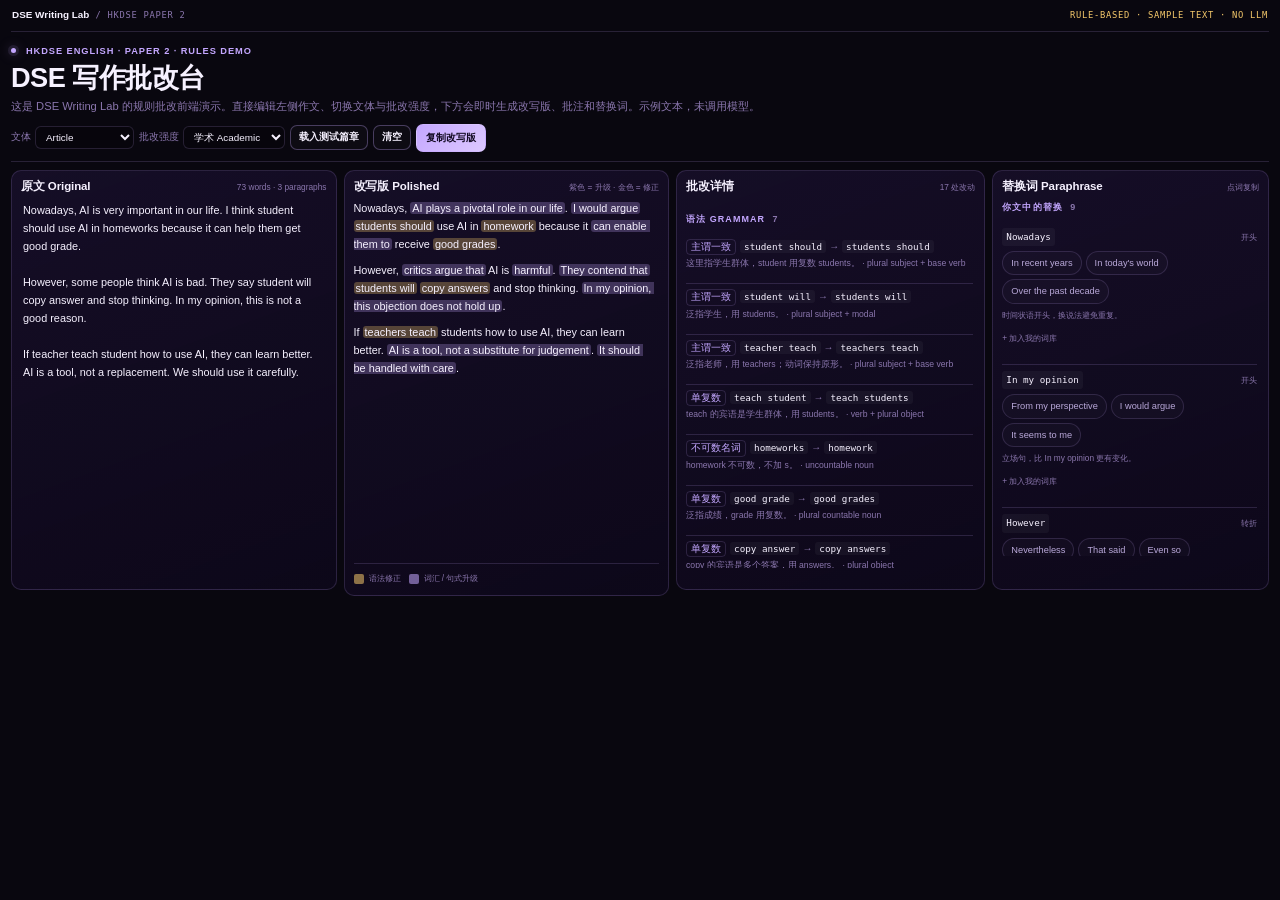
<file: demo/writing-lab/marking.html>
<!DOCTYPE html>
<html lang="zh-CN">
<head>
<meta charset="utf-8">
<meta name="viewport" content="width=device-width, initial-scale=1">
<title>DSE 写作批改台 · 交互演示 | DSE Writing Lab</title>
<meta name="description" content="DSE Writing Lab 规则批改前端演示：编辑作文、切换文体与批改强度，即时查看改写、批注和替换词。示例文本，未调用模型。">
<link rel="stylesheet" href="./assets/styles.css">
<link rel="stylesheet" href="./assets/marking.css">
<link rel="stylesheet" href="./assets/embed.css">
</head>
<body class="embed">
<main class="wrap marking-wrap">
  <div class="embed-banner">
    <span><b>DSE Writing Lab</b> / HKDSE PAPER 2</span>
    <span>RULE-BASED · SAMPLE TEXT · NO LLM</span>
  </div>
  <p class="embed-hint">← 横向滑动查看 原文 / 改写 / 批改 / 替换词 →</p>

  <section class="mark-hero">
    <div class="eyebrow"><i></i>HKDSE English · Paper 2 · Rules Demo</div>
    <h1>DSE 写作批改台</h1>
    <p>这是 DSE Writing Lab 的规则批改前端演示。直接编辑左侧作文、切换文体与批改强度，下方会即时生成改写版、批注和替换词。示例文本，未调用模型。</p>
    <div class="mark-actions">
      <label class="style-pick">文体
        <select id="genre">
          <option value="article" selected>Article</option>
          <option value="letter">Letter to Editor</option>
          <option value="proposal">Proposal</option>
          <option value="report">Report</option>
          <option value="speech">Speech</option>
          <option value="blog">Blog</option>
          <option value="email">Email</option>
        </select>
      </label>
      <label class="style-pick">批改强度
        <select id="style">
          <option value="clear">基础 Clear</option>
          <option value="academic" selected>学术 Academic</option>
          <option value="rhetorical">修辞 Rhetorical</option>
        </select>
      </label>
      <button class="btn small" id="loadSample">载入测试篇章</button>
      <button class="btn small" id="clearAll">清空</button>
      <button class="btn primary" id="copyPolished">复制改写版</button>
      <span class="meta" id="status"></span>
    </div>
  </section>

  <section class="mark-grid">
    <article class="pane">
      <div class="pane-head"><h2>原文 Original</h2><span class="meta" id="sourceMeta">0 words</span></div>
      <textarea id="source" spellcheck="false" placeholder="把学生 DSE Paper 2 作文贴在这里…"></textarea>
    </article>

    <article class="pane">
      <div class="pane-head"><h2>改写版 Polished</h2><span class="meta">紫色 = 升级 · 金色 = 修正</span></div>
      <div class="polished" id="polished" aria-live="polite"></div>
      <div class="legend">
        <span><i class="sw fix"></i>语法修正</span>
        <span><i class="sw up"></i>词汇 / 句式升级</span>
      </div>
    </article>

    <aside class="pane feedback-pane">
      <div class="pane-head"><h2>批改详情</h2><span class="meta" id="changeCount">0 处</span></div>
      <div class="feedback" id="feedback"></div>
    </aside>

    <aside class="pane paraphrase-pane">
      <div class="pane-head"><h2>替换词 Paraphrase</h2><span class="meta">点词复制</span></div>
      <div class="para-list" id="paraphrase"></div>
    </aside>
  </section>

  <section class="sample-box" aria-hidden="true">
    <details>
      <summary>测试篇章</summary>
      <pre id="sampleText"></pre>
      <button class="btn small" id="copySample">复制测试篇章</button>
    </details>
  </section>
</main>

<script src="./assets/marking-data.js"></script>
<script src="./assets/marking.js"></script>
</body>
</html>
</file>
<file: demo/writing-lab/assets/styles.css>
:root{
  color-scheme:dark;
  --bg:#0b0616;
  --bg2:#07030f;
  --surface:rgba(26,16,48,.72);
  --surface-solid:#1a1030;
  --line:rgba(196,167,255,.16);
  --line2:rgba(196,167,255,.32);
  --ink:#f6f1ff;
  --muted:#b9a8d9;
  --subtle:#8a76ad;
  --cyan:#c4a7ff;
  --violet:#e0c3ff;
  --gold:#f5c96b;
  --green:#7ee2b8;
  --red:#f29b8f;
  --radius:20px;
  --max:1160px;
  --shadow:0 24px 70px rgba(0,0,0,.34);
  --sans:Inter,ui-sans-serif,-apple-system,BlinkMacSystemFont,"Segoe UI","PingFang SC","Hiragino Sans GB","Microsoft YaHei",sans-serif;
}
*{box-sizing:border-box}
html{scroll-behavior:smooth}
body{margin:0;min-width:320px;overflow-x:hidden;background:var(--bg);color:var(--ink);font-family:var(--sans);font-size:16px;line-height:1.75;-webkit-font-smoothing:antialiased}
body::before,body::after{content:"";position:fixed;z-index:-1;border-radius:50%;pointer-events:none}
body::before{top:40px;left:-260px;width:680px;height:680px;background:radial-gradient(circle,rgba(140,90,220,.18),transparent 67%)}
body::after{top:620px;right:-320px;width:760px;height:760px;background:radial-gradient(circle,rgba(180,120,255,.14),transparent 67%)}
a{color:inherit;text-decoration:none}
.wrap{width:min(calc(100% - 48px),var(--max));margin:0 auto}
:focus-visible{outline:2px solid var(--cyan);outline-offset:3px;border-radius:6px}

/* header */
header{position:sticky;top:0;z-index:30;background:rgba(11,6,22,.74);border-bottom:1px solid transparent;backdrop-filter:blur(18px)}
.nav{display:flex;align-items:center;justify-content:space-between;gap:18px;min-height:76px}
.brand{display:flex;align-items:center;gap:11px;font-weight:800;letter-spacing:-.02em;white-space:nowrap}
.brand-mark{display:grid;place-items:center;width:36px;height:36px;border-radius:12px;background:linear-gradient(135deg,rgba(196,167,255,.24),rgba(224,195,255,.24));border:1px solid var(--line2);color:var(--cyan);font-size:.9rem;box-shadow:0 0 0 5px rgba(196,167,255,.06)}
.brand small{display:block;color:var(--subtle);font-size:.6rem;letter-spacing:.2em;font-weight:600;margin-top:1px}
.nav-links{display:flex;align-items:center;gap:20px;color:var(--muted);font-size:.88rem}
.nav-links a{transition:color .2s}
.nav-links a:hover,.nav-links a.active{color:var(--cyan)}

/* hero */
.hero{padding:66px 0 58px}
.hero-grid{display:grid;grid-template-columns:minmax(0,1.05fr) minmax(340px,.95fr);gap:48px;align-items:center}
.eyebrow{display:flex;align-items:center;gap:10px;margin:0 0 16px;color:var(--cyan);font-size:.72rem;font-weight:750;letter-spacing:.18em;text-transform:uppercase}
.eyebrow i{width:7px;height:7px;border-radius:50%;background:var(--cyan);box-shadow:0 0 0 5px rgba(196,167,255,.12),0 0 20px rgba(196,167,255,.7)}
h1{margin:0;font-size:clamp(2.3rem,4.6vw,3.4rem);line-height:1.12;letter-spacing:-.035em;font-weight:850}
h1 em{font-style:normal;display:block;background:linear-gradient(100deg,#f6f1ff 8%,var(--cyan) 52%,var(--violet) 92%);-webkit-background-clip:text;background-clip:text;color:transparent}
.hero p{margin:20px 0 0;max-width:38em;color:var(--muted);font-size:1rem}
.dims{display:flex;gap:8px;flex-wrap:wrap;margin-top:22px}
.dim-chip{padding:5px 11px;border:1px solid var(--line);border-radius:999px;color:var(--muted);font-size:.76rem;background:rgba(255,255,255,.02)}
.dim-chip b{color:var(--ink);font-weight:650}
.dim-chip small{color:var(--subtle);margin-left:6px}

.hero-visual{position:relative;padding:22px;border:1px solid var(--line);border-radius:24px;background:linear-gradient(160deg,rgba(36,22,64,.72),rgba(14,8,28,.86));box-shadow:var(--shadow);overflow:hidden}
.hero-visual::before{content:"";position:absolute;inset:0;background:radial-gradient(420px 200px at 82% 0%,rgba(196,167,255,.16),transparent 70%);pointer-events:none}
.hv-head{display:flex;justify-content:space-between;align-items:center;gap:10px;position:relative}
.hv-head span{font-size:.66rem;letter-spacing:.16em;text-transform:uppercase;color:var(--subtle);font-weight:700}
.hv-head b{font-size:.72rem;color:var(--cyan);font-weight:650}
.hv-row{display:grid;grid-template-columns:92px 1fr 42px;gap:10px;align-items:center;position:relative;margin-top:16px}
.hv-row span{font-size:.78rem;color:var(--muted)}
.hv-row b{font-size:.78rem;color:var(--ink);text-align:right;font-weight:650}
.hv-bar{height:7px;border-radius:99px;background:rgba(255,255,255,.06);overflow:hidden}
.hv-bar i{display:block;height:100%;border-radius:99px;background:linear-gradient(90deg,var(--cyan),var(--violet))}
.hv-row[data-dim="language"] .hv-bar i{background:linear-gradient(90deg,var(--green),#b6f4dc)}
.hv-row[data-dim="content"] .hv-bar i{background:linear-gradient(90deg,var(--gold),#ffe4a3)}
.hv-note{margin:16px 0 0;padding-top:12px;border-top:1px solid var(--line);color:var(--subtle);font-size:.72rem;position:relative}

/* sections */
section.block{padding:68px 0;border-top:1px solid var(--line);scroll-margin-top:86px}
.section-head{display:flex;align-items:flex-end;justify-content:space-between;gap:20px;margin-bottom:26px;flex-wrap:wrap}
.label{display:flex;align-items:center;gap:14px;margin:0 0 10px;color:var(--cyan);font-size:.7rem;font-weight:750;letter-spacing:.18em;text-transform:uppercase}
.label::after{content:"";width:64px;height:1px;background:linear-gradient(90deg,var(--line),transparent)}
h2{margin:0;font-size:clamp(1.6rem,3vw,2.3rem);line-height:1.2;letter-spacing:-.03em;font-weight:820}
.section-head p{margin:0;max-width:38em;color:var(--muted);font-size:.86rem}

/* diagnose */
.editor-card{padding:18px;border:1px solid var(--line);border-radius:var(--radius);background:linear-gradient(160deg,rgba(28,17,50,.78),rgba(13,8,26,.9))}
textarea{width:100%;min-height:220px;border:0;background:transparent;color:var(--ink);font-family:var(--sans);font-size:.95rem;line-height:1.9;resize:vertical;outline:none}
textarea::placeholder{color:var(--subtle)}
.editor-foot{display:flex;justify-content:space-between;gap:12px;flex-wrap:wrap;align-items:center;border-top:1px solid var(--line);padding-top:14px;margin-top:8px}
.meta{color:var(--subtle);font-size:.74rem}
.btns{display:flex;gap:8px;flex-wrap:wrap}
button{font-family:inherit;cursor:pointer}
.btn{border:1px solid var(--line2);background:rgba(255,255,255,.02);color:var(--ink);border-radius:12px;padding:9px 16px;font-size:.86rem;font-weight:650;transition:border-color .2s,background .2s,transform .2s}
.btn:hover{transform:translateY(-1px);border-color:var(--cyan)}
.btn.primary{background:linear-gradient(135deg,var(--cyan),#dcc8ff);border-color:transparent;color:#120a22}
.btn.primary:hover{box-shadow:0 8px 26px rgba(196,167,255,.24)}
.btn.small{padding:6px 11px;font-size:.76rem}

.results{margin-top:26px;display:none;scroll-margin-top:86px}
.results.show{display:block}
.score-grid{display:grid;grid-template-columns:repeat(3,1fr);gap:14px;align-items:start}
.score-card{padding:18px;border:1px solid var(--line);border-radius:16px;background:rgba(255,255,255,.025)}
.score-top{display:flex;align-items:baseline;justify-content:space-between;gap:10px}
.score-top h3{margin:0;font-size:1rem;font-weight:750}
.score{font-size:2.2rem;line-height:1;font-weight:800;letter-spacing:-.03em}
.score small{font-size:.72rem;color:var(--subtle);font-weight:500}
.bar{height:6px;background:rgba(255,255,255,.06);border-radius:99px;overflow:hidden;margin:12px 0 6px}
.bar i{display:block;height:100%;border-radius:99px;background:linear-gradient(90deg,var(--cyan),var(--violet))}
.score-card[data-dim="language"] .bar i{background:linear-gradient(90deg,var(--green),#b6f4dc)}
.score-card[data-dim="content"] .bar i{background:linear-gradient(90deg,var(--gold),#ffe4a3)}
.band{font-size:.7rem;color:var(--subtle)}
.issue{margin:12px 0 0;padding:11px 0 0;border-top:1px dashed var(--line);font-size:.78rem;color:var(--muted)}
.issue b{display:block;color:var(--ink);font-weight:650;margin-bottom:2px}
.issue q{color:var(--ink);quotes:"「" "」"}

.priority{margin-top:14px;padding:16px 18px;border:1px solid rgba(245,201,107,.28);border-radius:14px;background:rgba(245,201,107,.06)}
.priority h3{margin:0 0 8px;font-size:.68rem;letter-spacing:.12em;text-transform:uppercase;color:var(--gold);font-weight:750}
.priority ol{margin:0;padding-left:20px;font-size:.84rem;color:var(--muted)}
.priority li{margin:5px 0}
.priority b{color:var(--ink)}

.rewrite{margin-top:14px;padding:16px 18px;border:1px solid var(--line);border-radius:14px;background:rgba(255,255,255,.02)}
.rewrite h3{margin:0 0 4px;font-size:.68rem;letter-spacing:.12em;text-transform:uppercase;color:var(--cyan);font-weight:750}
.rewrite p{margin:0 0 10px;color:var(--subtle);font-size:.76rem}
.rewrite textarea{min-height:150px;padding:12px;border:1px solid var(--line);border-radius:10px;background:rgba(0,0,0,.18)}
.rewrite-foot{display:flex;justify-content:space-between;align-items:center;gap:10px;margin-top:10px;flex-wrap:wrap}
.compare{margin-top:10px;font-size:.8rem;color:var(--muted);display:none}
.compare.show{display:block}
.compare b{color:var(--ink)}
.delta.up{color:var(--green)}
.delta.down{color:var(--red)}

.marked{margin-top:16px;padding:18px;border:1px solid var(--line);border-radius:14px;background:rgba(255,255,255,.02)}
.marked h3{margin:0 0 8px;font-size:.68rem;letter-spacing:.12em;text-transform:uppercase;color:var(--subtle);font-weight:750}
.marked p{margin:0 0 12px;font-size:.9rem;line-height:1.95}
mark{border-radius:3px;padding:0 2px;background:transparent;color:inherit}
mark.vague{background:rgba(245,201,107,.28)}
mark.long{background:rgba(196,167,255,.22)}
mark.link{background:rgba(126,226,184,.18);color:#c8ffe9}
.legend{display:flex;gap:14px;flex-wrap:wrap;font-size:.68rem;color:var(--subtle);margin-top:8px}
.legend i{display:inline-block;width:10px;height:10px;border-radius:2px;margin-right:5px;vertical-align:middle}

/* learn */
.learn-tabs,.drill-tabs,.bank-tabs{display:flex;gap:6px;flex-wrap:wrap;margin-bottom:20px}
.tab{border:1px solid var(--line);background:rgba(255,255,255,.02);color:var(--muted);border-radius:999px;padding:6px 12px;font-size:.78rem;transition:border-color .2s,color .2s,background .2s}
.tab:hover{border-color:var(--line2);color:var(--ink)}
.tab.active{background:rgba(196,167,255,.14);border-color:var(--line2);color:var(--cyan)}
.learn-grid{display:grid;grid-template-columns:repeat(3,1fr);gap:14px}
.learn-card{padding:18px;border:1px solid var(--line);border-radius:16px;background:rgba(255,255,255,.025)}
.learn-card h3{margin:0 0 6px;font-size:1rem;font-weight:750}
.learn-card p{margin:0;color:var(--muted);font-size:.8rem}
.ba{margin-top:12px;border-top:1px dashed var(--line);padding-top:10px;font-size:.76rem}
.ba div{margin:5px 0}
.ba span{display:inline-block;min-width:48px;font-size:.62rem;letter-spacing:.08em;text-transform:uppercase;color:var(--subtle)}
.ba .before{color:#e6b8a8}
.ba .after{color:var(--green)}

/* bank */
.bank-grid{display:grid;grid-template-columns:1fr 1fr;gap:14px}
.bank-card{padding:18px;border:1px solid var(--line);border-radius:16px;background:linear-gradient(160deg,rgba(32,20,58,.55),rgba(14,8,28,.7))}
.bank-card h3{margin:0;font-size:.98rem;font-weight:750}
.bank-card .note{margin:4px 0 10px;color:var(--subtle);font-size:.74rem}
.bank-row{display:grid;grid-template-columns:minmax(96px,.42fr) 1fr;gap:10px;padding:7px 0;border-top:1px solid var(--line);font-size:.78rem}
.bank-row b{color:var(--ink);font-weight:650}
.bank-row span{color:var(--muted)}
.bank-row em{font-style:normal;color:var(--cyan)}

/* practice */
.drill{padding:20px;border:1px solid var(--line);border-radius:16px;background:linear-gradient(160deg,rgba(28,17,50,.78),rgba(13,8,26,.9))}
.drill h3{margin:0 0 4px;font-size:1.05rem;font-weight:750}
.drill .hint{margin:0 0 14px;color:var(--subtle);font-size:.74rem}
.order{display:grid;gap:8px;margin:14px 0}
.order button{text-align:left;background:rgba(255,255,255,.025);border:1px solid var(--line);border-radius:10px;padding:10px 12px;font-size:.82rem;line-height:1.6;color:var(--ink)}
.order button:hover{border-color:var(--line2)}
.order button.picked{background:rgba(196,167,255,.12);border-color:var(--line2);color:var(--subtle)}
.chosen{min-height:44px;border:1px dashed var(--line);border-radius:10px;padding:8px 10px;font-size:.76rem;color:var(--muted);margin:10px 0}
.opt{display:block;width:100%;text-align:left;background:rgba(255,255,255,.025);border:1px solid var(--line);border-radius:10px;padding:10px 12px;margin:7px 0;font-size:.82rem;line-height:1.6;color:var(--ink)}
.opt:hover{border-color:var(--line2)}
.opt.correct{border-color:rgba(126,226,184,.55);background:rgba(126,226,184,.1)}
.opt.wrong{border-color:rgba(242,155,143,.55);background:rgba(242,155,143,.1)}
.feedback{margin-top:12px;font-size:.78rem;color:var(--muted);display:none}
.feedback.show{display:block}
.feedback b{color:var(--ink)}
.drill-foot{display:flex;justify-content:space-between;align-items:center;gap:10px;margin-top:14px;flex-wrap:wrap}

/* progress */
.progress-card{padding:20px;border:1px solid var(--line);border-radius:16px;background:rgba(255,255,255,.025)}
.progress-card h3{margin:0 0 4px;font-size:1rem}
.progress-card p{margin:0 0 16px;color:var(--subtle);font-size:.76rem}
.history{display:grid;gap:10px}
.hrow{display:grid;grid-template-columns:72px 1fr 1fr 1fr;gap:10px;align-items:center;font-size:.7rem;color:var(--subtle)}
.hbar{height:6px;background:rgba(255,255,255,.06);border-radius:99px;overflow:hidden}
.hbar i{display:block;height:100%;border-radius:99px}
.hbar.o i{background:linear-gradient(90deg,var(--cyan),var(--violet))}
.hbar.l i{background:linear-gradient(90deg,var(--green),#b6f4dc)}
.hbar.c i{background:linear-gradient(90deg,var(--gold),#ffe4a3)}
.empty{color:var(--subtle);font-size:.8rem;padding:10px 0}

footer{padding:30px 0 44px;border-top:1px solid var(--line);color:var(--subtle);font-size:.72rem;display:flex;justify-content:space-between;gap:14px;flex-wrap:wrap}

@media (max-width:900px){
  .hero-grid{grid-template-columns:1fr;gap:30px}
  .score-grid,.learn-grid{grid-template-columns:1fr}
  .bank-grid{grid-template-columns:1fr}
  .hero{padding:44px 0 40px}
  section.block{padding:48px 0}
}
@media (max-width:560px){
  .wrap{width:calc(100% - 32px)}
  h1{font-size:2.4rem}
  .nav{min-height:64px;gap:8px;flex-wrap:nowrap}
  .brand small{display:none}
  .brand{font-size:.95rem}
  .brand-mark{width:30px;height:30px;border-radius:10px}
  .nav-links{gap:12px;font-size:.78rem;overflow-x:auto;scrollbar-width:none}
  .nav-links::-webkit-scrollbar{display:none}
  .hero-visual{padding:16px}
  .hv-row{grid-template-columns:78px 1fr 38px}
  .hrow{grid-template-columns:1fr 1fr 1fr;row-gap:4px}
  .hrow span:first-child{grid-column:1 / -1}
  .bank-row{grid-template-columns:1fr}
  .bank-row span{padding-left:0}
}

.lang-switch{background:rgba(0,0,0,.2);border:1px solid var(--line);color:var(--muted);border-radius:8px;padding:4px 6px;font:inherit;font-size:.7rem;margin-left:4px}
</file>
<file: demo/writing-lab/assets/marking.css>
.marking-wrap{width:min(calc(100% - 40px),1560px)}
.mark-hero{padding:46px 0 24px;border-bottom:1px solid var(--line)}
.mark-hero h1{margin:8px 0 0;font-size:clamp(2rem,4.2vw,3.1rem);line-height:1.12}
.mark-hero p{max-width:46em;color:var(--muted);margin:14px 0 0}
.mark-actions{display:flex;align-items:center;gap:8px;flex-wrap:wrap;margin-top:20px}
.mark-actions .meta{margin-left:6px}
.dse-tags{display:flex;gap:6px;flex-wrap:wrap;margin-top:14px}
.dse-tags span{padding:3px 8px;border:1px solid var(--line);border-radius:999px;color:var(--subtle);font-size:.66rem;background:rgba(255,255,255,.02)}
.style-pick{display:inline-flex;align-items:center;gap:6px;color:var(--subtle);font-size:.72rem}
.style-pick select{background:rgba(0,0,0,.2);border:1px solid var(--line);color:var(--ink);border-radius:9px;padding:6px 8px;font:inherit;font-size:.76rem}

.mark-grid{display:grid;grid-template-columns:1fr 1fr .95fr .85fr;gap:12px;align-items:start;padding:22px 0 30px}
.pane{min-width:0;min-height:700px;padding:16px;border:1px solid var(--line);border-radius:18px;background:linear-gradient(160deg,rgba(32,20,58,.55),rgba(14,8,28,.82));display:flex;flex-direction:column}
.pane-head{display:flex;align-items:baseline;justify-content:space-between;gap:10px;margin-bottom:10px}
.pane-head h2{margin:0;font-size:.95rem;letter-spacing:-.01em}
.pane-head .meta{font-size:.66rem;color:var(--subtle)}
.pane textarea{flex:1;min-height:620px;width:100%;border:0;background:transparent;color:var(--ink);font-family:var(--sans);font-size:.9rem;line-height:1.95;resize:none;outline:none}
.pane textarea::placeholder{color:var(--subtle)}
.polished{flex:1;min-height:620px;max-height:720px;overflow:auto;white-space:pre-wrap;font-size:.9rem;line-height:1.95;color:var(--ink);padding-right:4px}
.polished p{margin:0 0 12px}
mark{border-radius:3px;padding:0 2px;background:transparent;color:inherit}
mark.fix{background:rgba(245,201,107,.3)}
mark.up{background:rgba(196,167,255,.26)}
.legend{display:flex;gap:12px;flex-wrap:wrap;margin-top:10px;padding-top:10px;border-top:1px solid var(--line);font-size:.66rem;color:var(--subtle)}
.sw{display:inline-block;width:10px;height:10px;border-radius:2px;margin-right:5px;vertical-align:middle}
.sw.fix{background:rgba(245,201,107,.55)}
.sw.up{background:rgba(196,167,255,.55)}

.feedback{display:grid;gap:14px;overflow:auto;max-height:680px;padding-right:2px}
.fb-block h3{margin:0 0 6px;font-size:.66rem;letter-spacing:.12em;text-transform:uppercase;color:var(--cyan);font-weight:750}
.fb-block h3 span{color:var(--subtle);margin-left:4px}
.fb-list{margin:0;padding:0;list-style:none;display:grid;gap:8px}
.fb-row{padding:8px 0;border-top:1px solid var(--line);font-size:.76rem;color:var(--muted);line-height:1.55}
.fb-row:first-child{border-top:0;padding-top:0}
.fb-row code{color:var(--ink);font-family:Consolas,ui-monospace,monospace;font-size:.74rem;background:rgba(255,255,255,.04);padding:1px 4px;border-radius:3px}
.fb-row .arrow{color:var(--subtle);margin:0 3px}
.fb-row .why{display:block;color:var(--subtle);font-size:.68rem;margin-top:2px}
.fb-row .tag{display:inline-block;color:var(--cyan);border:1px solid var(--line);border-radius:4px;padding:0 4px;font-size:.6rem;margin-right:4px}
.pattern{padding:9px 10px;border:1px solid var(--line);border-radius:9px;background:rgba(255,255,255,.02);font-size:.74rem;color:var(--muted)}
.pattern b{display:block;color:var(--ink);font-size:.76rem;margin-bottom:2px}
.pattern .tmpl{color:var(--cyan);font-family:Consolas,ui-monospace,monospace;font-size:.72rem;display:block;margin:3px 0}
.pattern .ex{color:var(--subtle);font-style:italic}
.empty-note{color:var(--subtle);font-size:.78rem;padding:10px 0}

.para-list{display:grid;gap:10px;overflow:auto;max-height:680px;padding-right:2px}
.para-row{padding:9px 0;border-top:1px solid var(--line)}
.para-row:first-child{border-top:0;padding-top:0}
.para-from{display:flex;align-items:center;justify-content:space-between;gap:6px}
.para-from code{color:var(--ink);font-family:Consolas,ui-monospace,monospace;font-size:.75rem;background:rgba(255,255,255,.04);padding:1px 4px;border-radius:3px}
.para-from span{color:var(--subtle);font-size:.62rem}
.chips{display:flex;flex-wrap:wrap;gap:4px;margin-top:5px}
.chip{border:1px solid var(--line);background:rgba(255,255,255,.02);color:var(--muted);border-radius:999px;padding:3px 8px;font:inherit;font-size:.68rem;cursor:pointer;text-align:left}
.chip:hover{border-color:var(--line2);color:var(--cyan)}
.para-why{color:var(--subtle);font-size:.64rem;margin-top:4px}
.save-word{margin-top:5px;border:0;background:transparent;color:var(--subtle);font:inherit;font-size:.64rem;cursor:pointer;padding:0}
.save-word:hover{color:var(--cyan)}

.sample-box{margin:0 0 60px;border:1px solid var(--line);border-radius:14px;background:rgba(255,255,255,.02);padding:12px 16px}
.sample-box summary{cursor:pointer;color:var(--muted);font-size:.78rem}
.sample-box pre{white-space:pre-wrap;color:var(--muted);font-family:var(--sans);font-size:.8rem;line-height:1.8;margin:10px 0}
.sample-box .btn{margin-top:4px}

@media (max-width:1350px){
  .mark-grid{grid-template-columns:1fr 1fr}
  .feedback-pane,.paraphrase-pane{grid-column:auto;min-height:auto}
  .feedback,.para-list{max-height:none}
}
@media (max-width:760px){
  .mark-grid{grid-template-columns:1fr}
  .pane{min-height:auto}
  .pane textarea,.polished{min-height:380px;max-height:none}
  .mark-hero{padding:34px 0 18px}
  .marking-wrap{width:calc(100% - 32px)}
}
mark.ai{background:rgba(126,226,184,.24)}
.fb-block.ai-block{margin-bottom:4px}
.fb-block.ai-block h3{color:var(--green)}
.fb-row .tag.ai{color:var(--green);border-color:rgba(126,226,184,.4)}
.ai-overall{margin:2px 0 8px;color:var(--muted);font-size:.76rem;line-height:1.6}
.sw.ai{background:rgba(126,226,184,.55)}
.word-pop{position:fixed;z-index:200;min-width:180px;max-width:240px;padding:12px 14px;border:1px solid var(--line2);border-radius:12px;background:linear-gradient(160deg,rgba(34,21,60,.98),rgba(13,8,26,.99));box-shadow:var(--shadow)}
.word-pop .wp-word{font-size:1rem;font-weight:700;color:var(--ink)}
.word-pop .wp-trans{color:var(--muted);font-size:.8rem;margin:6px 0}
.word-pop .wp-actions{display:flex;gap:6px}
.word-pop button{font:inherit;font-size:.72rem;padding:5px 9px;border:1px solid var(--line2);border-radius:8px;background:rgba(255,255,255,.03);color:var(--ink);cursor:pointer}
.word-pop button.primary{background:linear-gradient(135deg,var(--cyan),#dcc8ff);border-color:transparent;color:#120a22}
</file>
<file: demo/writing-lab/assets/embed.css>
/* Compact embed layer for the DSE Writing Lab demo inside the portfolio. */

body.embed {
  background: #09070f;
  min-width: 0;
}

body.embed::before,
body.embed::after {
  display: none;
}

body.embed header,
body.embed footer,
body.embed .sample-box {
  display: none;
}

body.embed .marking-wrap {
  width: calc(100% - 22px);
  max-width: 100%;
}

.embed-banner {
  display: flex;
  align-items: center;
  justify-content: space-between;
  gap: 12px;
  padding: 8px 1px;
  border-bottom: 1px solid var(--line);
  color: var(--subtle);
  font-family: Consolas, ui-monospace, monospace;
  font-size: 0.55rem;
  letter-spacing: 0.08em;
  line-height: 1.5;
}

.embed-banner b {
  color: var(--ink);
  font-family: var(--sans);
  font-size: 0.62rem;
  font-weight: 600;
  letter-spacing: 0;
}

.embed-banner span:last-child {
  color: var(--gold);
  text-align: right;
}

body.embed .mark-hero {
  padding: 11px 0 9px;
}

body.embed .eyebrow {
  margin-bottom: 2px;
  font-size: 0.58rem;
  letter-spacing: 0.1em;
}

body.embed .eyebrow i {
  width: 5px;
  height: 5px;
  box-shadow: 0 0 0 3px rgba(196, 167, 255, 0.1), 0 0 12px rgba(196, 167, 255, 0.6);
}

body.embed .mark-hero h1 {
  margin-top: 3px;
  font-size: clamp(1.25rem, 2.2vw, 1.7rem);
  line-height: 1.15;
  letter-spacing: -0.02em;
}

body.embed .mark-hero p {
  max-width: 72em;
  margin-top: 5px;
  color: var(--subtle);
  font-size: 0.7rem;
  line-height: 1.55;
}

body.embed .dse-tags {
  display: none;
}

body.embed .mark-actions {
  gap: 5px;
  margin-top: 8px;
}

body.embed .style-pick {
  gap: 4px;
  font-size: 0.6rem;
}

body.embed .style-pick select {
  padding: 4px 6px;
  border-radius: 6px;
  font-size: 0.62rem;
}

body.embed .btn {
  border-radius: 7px;
  padding: 6px 9px;
  font-size: 0.64rem;
}

body.embed .btn.small {
  padding: 5px 8px;
  font-size: 0.6rem;
}

body.embed .mark-actions .meta {
  margin-left: 2px;
  font-size: 0.58rem;
}

body.embed .mark-grid {
  grid-template-columns: 1fr 1fr 0.95fr 0.85fr;
  gap: 7px;
  padding: 8px 0 12px;
}

body.embed .pane {
  min-height: 420px;
  padding: 9px;
  border-radius: 10px;
}

body.embed .pane-head {
  margin-bottom: 6px;
}

body.embed .pane-head h2 {
  font-size: 0.72rem;
}

body.embed .pane-head .meta {
  font-size: 0.52rem;
}

body.embed .pane textarea {
  height: 356px;
  min-height: 356px;
  font-size: 0.68rem;
  line-height: 1.65;
}

body.embed .polished {
  min-height: 356px;
  max-height: 356px;
  font-size: 0.68rem;
  line-height: 1.65;
}

body.embed .polished p {
  margin-bottom: 8px;
}

body.embed .feedback,
body.embed .para-list {
  max-height: 356px;
}

body.embed .legend {
  gap: 8px;
  margin-top: 7px;
  padding-top: 7px;
  font-size: 0.52rem;
}

body.embed .fb-block h3 {
  font-size: 0.56rem;
}

body.embed .fb-row {
  padding: 5px 0;
  font-size: 0.62rem;
  line-height: 1.5;
}

body.embed .fb-row code {
  font-size: 0.58rem;
}

body.embed .fb-row .why {
  font-size: 0.54rem;
}

body.embed .pattern {
  padding: 6px 7px;
  font-size: 0.6rem;
}

body.embed .pattern b {
  font-size: 0.62rem;
}

body.embed .pattern .tmpl,
body.embed .pattern .ex,
body.embed .pattern .why {
  font-size: 0.56rem;
}

body.embed .para-row {
  padding: 6px 0;
}

body.embed .para-from code,
body.embed .chip {
  font-size: 0.58rem;
}

body.embed .para-from span,
body.embed .para-why,
body.embed .save-word {
  font-size: 0.52rem;
}

body.embed .word-pop {
  z-index: 300;
}

.embed-hint {
  display: none;
}

@media (max-width: 1049px) {
  body.embed .mark-grid {
    grid-template-columns: 1fr 1fr;
  }

  body.embed .pane {
    min-height: 360px;
  }

  body.embed .pane textarea,
  body.embed .polished,
  body.embed .feedback,
  body.embed .para-list {
    min-height: 300px;
    height: 300px;
    max-height: 300px;
  }
}

@media (max-width: 760px) {
  body.embed .marking-wrap {
    width: calc(100% - 18px);
  }

  .embed-hint {
    display: flex;
    align-items: center;
    justify-content: center;
    margin: 6px 0 0;
    color: var(--subtle);
    font-family: Consolas, ui-monospace, monospace;
    font-size: 0.5rem;
    letter-spacing: 0.04em;
  }

  body.embed .mark-hero {
    padding: 9px 0 7px;
  }

  body.embed .mark-hero h1 {
    font-size: 1.3rem;
  }

  body.embed .mark-hero p {
    font-size: 0.64rem;
  }

  body.embed .mark-grid {
    display: flex;
    gap: 7px;
    padding: 6px 0 10px;
    overflow-x: auto;
    scroll-snap-type: x mandatory;
    -webkit-overflow-scrolling: touch;
  }

  body.embed .pane {
    flex: 0 0 86%;
    min-height: 415px;
    scroll-snap-align: start;
  }

  body.embed .pane textarea,
  body.embed .polished,
  body.embed .feedback,
  body.embed .para-list {
    height: 300px;
    min-height: 300px;
    max-height: 300px;
  }

  body.embed .embed-banner {
    font-size: 0.48rem;
  }

  body.embed .embed-banner span:last-child {
    max-width: 14em;
  }
}
</file>
